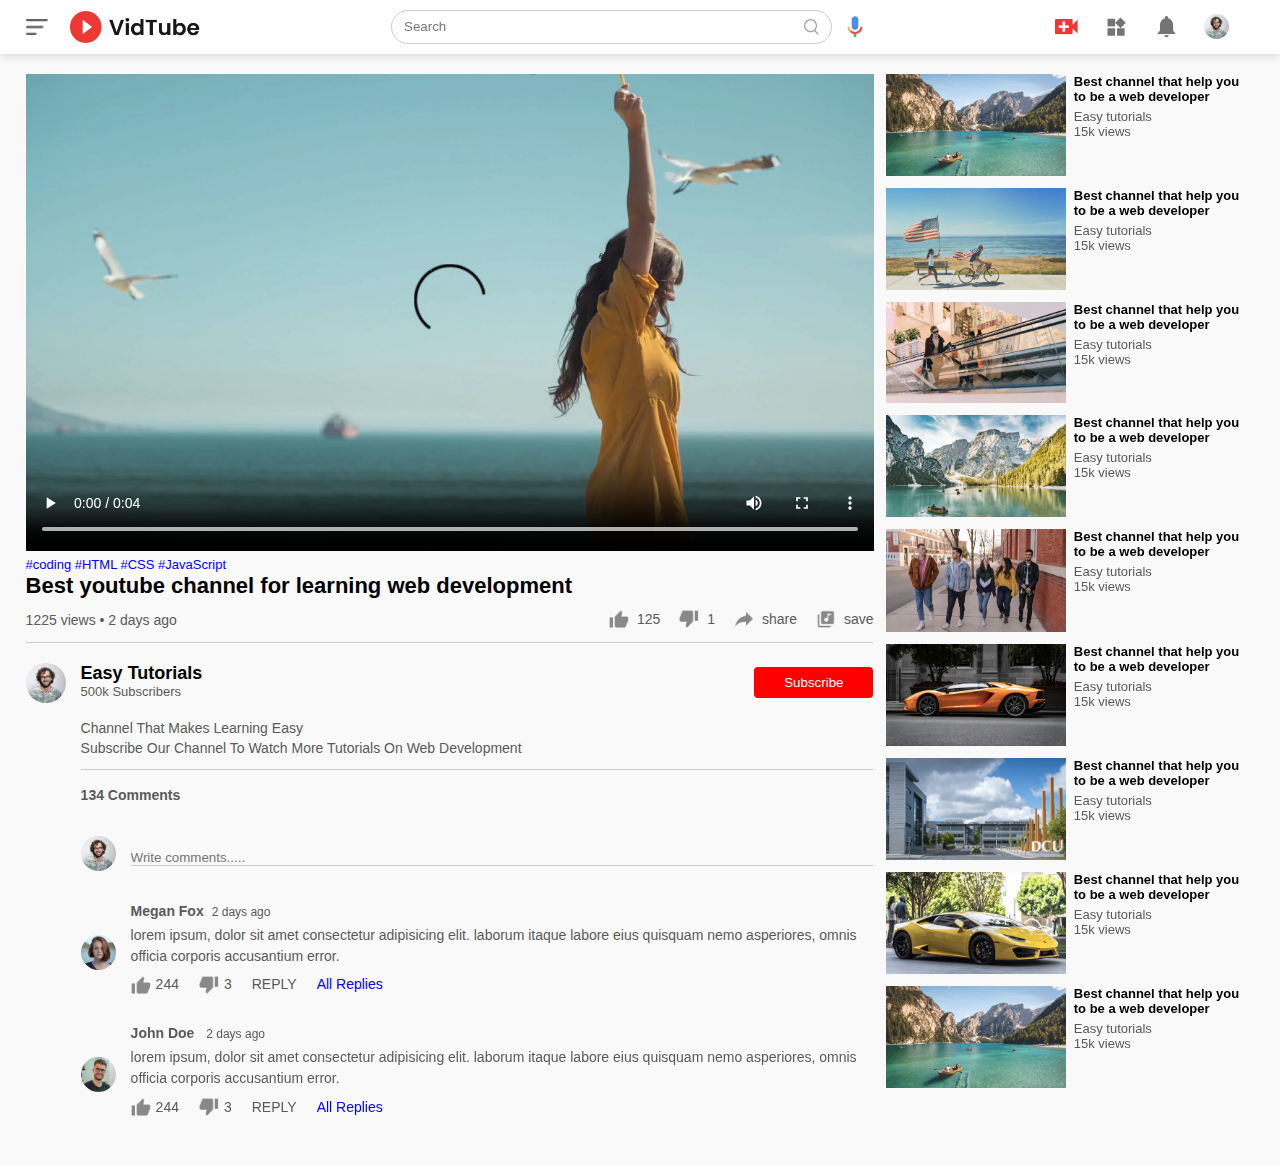
<file: play-video.html>
<!DOCTYPE html>
<html lang="en">
<head>
    <meta charset="UTF-8">
    <meta http-equiv="X-UA-Compatible" content="IE=edge">
    <meta name="viewport" content="width=device-width, initial-scale=1.0">
    <title>video</title>
    <link rel="stylesheet" href="style.css">
</head>
<body>

    <nav class="flex-div">
        <div class="nav-left flex-div">
            <img src="images/menu.png" class="menu-icon">
            <img src="images/logo.png" class="logo">
        </div>
        <div class="nav-middle flex-div">
            <div class="search-box flex-div">
                <input type="text" placeholder="Search">
                <img src="images/search.png" alt="">
            </div>
            <img src="images/voice-search.png" class="mic-icon">

        </div>
        <div class="nav-right flex-div">
            <img src="images/upload.png" alt="">
            <img src="images/more.png" alt="">
            <img src="images/notification.png" alt="">
            <img src="images/Jack.png" class="user-icon">
            

        </div>

    </nav>

    <div class="container play-container">
        <div class="row">
            <div class="play-video">
                <video controls autoplay>
                    <source src="images/video.mp4" type="video/mp4">
                </video>
                <div class="tags">
                    <a href="">#coding </a><a href="">#HTML </a><a href="">#CSS </a><a href="">#JavaScript </a>
                </div>
                <h3>Best youtube channel for learning web development </h3>
                <div class="play-video-info">
                    <p>1225 views &bull; 2 days ago </p>
                    <div>
                        <a href=""><img src="images/like.png" alt="">125</a>
                        <a href=""><img src="images/dislike.png" alt="">1</a>
                        <a href=""><img src="images/share.png" alt="">share</a>
                        <a href=""><img src="images/save.png" alt="">save</a>
                    </div>



                </div>
                <hr>
                <div class="publisher">
                    <img src="images/Jack.png">
                    <div>
                        <p>Easy Tutorials </p>
                        <span>500k Subscribers</span>
                    </div>
                    <button type="button">Subscribe </button>

                </div>
                <div class="vid-description">
                      <p>Channel that makes learning easy</p>
                      <p>subscribe our channel to watch more tutorials on web development</p>
                      <hr>
                      <h4> 134 Comments</h4>

                    <div class="add-comment">
                        <img src="images/Jack.png" >
                        <input type="text" placeholder="Write comments.....">
                    </div>
                    <div class="old-comments">
                        <img src="images/megan.png" alt="">
                        <div>
                            <h3>Megan Fox<span>2 days ago </span></h3>
                            <p>Lorem ipsum, dolor sit amet consectetur adipisicing elit. Laborum itaque labore eius quisquam nemo asperiores, omnis officia corporis accusantium error.

                            </p>
                            <div class="accoment-action">
                                <img src="images/like.png" alt="">
                                <span>244</span>
                                <img src="images/dislike.png" alt="">
                                <span>3</span>
                                <span>REPLY</span>
                                <a href="">All replies</a>
                            </div>
                        </div>
                    </div>
                    <div class="old-comments">
                        <img src="images/simon.png" alt="">
                        <div>
                            <h3> John Doe <span>2 days ago </span></h3>
                            <p>Lorem ipsum, dolor sit amet consectetur adipisicing elit. Laborum itaque labore eius quisquam nemo asperiores, omnis officia corporis accusantium error.

                            </p>
                            <div class="accoment-action">
                                <img src="images/like.png" alt="">
                                <span>244</span>
                                <img src="images/dislike.png" alt="">
                                <span>3</span>
                                <span>REPLY</span>
                                <a href="">All replies</a>
                            </div>
                        </div>
                    </div>


                </div>






            </div>




            <div class="right-slidebar">

                <div class="slide-video-list">
                    <a href=""class="small-thumbnail">  <img src="images/thumbnail1.png"></a>
                    <div class="vid-info">
                        <a href="" class="small-thumbnail"> Best channel that help you to be a web developer</a>
                        <p>Easy tutorials</p>
                        <p>15k views</p>
                    </div>
                </div>
                <div class="slide-video-list">
                    <a href=""class="small-thumbnail">  <img src="images/thumbnail2.png"></a>
                    <div class="vid-info">
                        <a href="" class="small-thumbnail"> Best channel that help you to be a web developer</a>
                        <p>Easy tutorials</p>
                        <p>15k views</p>
                    </div>
                </div>
                <div class="slide-video-list">
                    <a href=""class="small-thumbnail">  <img src="images/thumbnail3.png"></a>
                    <div class="vid-info">
                        <a href="" class="small-thumbnail"> Best channel that help you to be a web developer</a>
                        <p>Easy tutorials</p>
                        <p>15k views</p>
                    </div>
                </div>
                <div class="slide-video-list">
                    <a href=""class="small-thumbnail">  <img src="images/thumbnail4.png"></a>
                    <div class="vid-info">
                        <a href="" class="small-thumbnail"> Best channel that help you to be a web developer</a>
                        <p>Easy tutorials</p>
                        <p>15k views</p>
                    </div>
                </div>
                <div class="slide-video-list">
                    <a href=""class="small-thumbnail">  <img src="images/thumbnail5.png"></a>
                    <div class="vid-info">
                        <a href="" class="small-thumbnail"> Best channel that help you to be a web developer</a>
                        <p>Easy tutorials</p>
                        <p>15k views</p>
                    </div>
                </div>
                <div class="slide-video-list">
                    <a href=""class="small-thumbnail">  <img src="images/thumbnail6.png"></a>
                    <div class="vid-info">
                        <a href="" class="small-thumbnail"> Best channel that help you to be a web developer</a>
                        <p>Easy tutorials</p>
                        <p>15k views</p>
                    </div>
                </div>
                <div class="slide-video-list">
                    <a href=""class="small-thumbnail">  <img src="images/thumbnail7.png"></a>
                    <div class="vid-info">
                        <a href="" class="small-thumbnail"> Best channel that help you to be a web developer</a>
                        <p>Easy tutorials</p>
                        <p>15k views</p>
                    </div>
                </div>
                <div class="slide-video-list">
                    <a href=""class="small-thumbnail">  <img src="images/thumbnail8.png"></a>
                    <div class="vid-info">
                        <a href="" class="small-thumbnail"> Best channel that help you to be a web developer</a>
                        <p>Easy tutorials</p>
                        <p>15k views</p>
                    </div>
                </div>
                <div class="slide-video-list">
                    <a href=""class="small-thumbnail">  <img src="images/thumbnail1.png"></a>
                    <div class="vid-info">
                        <a href="" class="small-thumbnail"> Best channel that help you to be a web developer</a>
                        <p>Easy tutorials</p>
                        <p>15k views</p>
                    </div>
                </div>
                




            </div>
        </div>
    </div>

    
</body>
</html>
</file>
<file: style.css>
*
{
    margin: 0;
    padding: 0;
    transition: 0.5s;
    box-sizing: border-box;
    font-family: 'poppins' , sans-serif;
}
a{
    text-decoration: none;
    color: #5a5a5a;
}
img 
{
    cursor: pointer;
}
.flex-div
{
    display: flex;
    align-items: center;
}
nav
{
    padding: 10px 2%;
    justify-content: space-between;
    box-shadow: 0 0 10px rgba(0, 0, 0, 0.2);
    background: #fff;
    position: sticky;
    top: 0;
    z-index: 10;
}
.nav-right img
{
    width: 25px;
    margin-right: 25px;
}

.user-icon
{
    width: 85px;
    border-radius: 50%;
    margin-right: 0;
}

.nav-left .menu-icon
{
    width: 22px;
    margin-right: 22px;
}
.nav-left .logo
{
    width: 130px;
}

.nav-middle .mic-icon
{
    width: 16px;
}
.nav-middle .search-box
{
    border: 1px solid #ccc;
    margin-right: 15px;
    padding: 8px 12px;
    border-radius: 25px;
}
.nav-middle .search-box input
{
    width: 400px;
    border: 0;
    outline: 0;
    background: transparent;
}
.nav-middle .search-box img{
    width: 15px;
}

/*-----------slidebar---------*/

.slidebar
{
    background: #fff;
    width: 15%;
    height: 100vh;
    position: fixed;
    top: 0;
    padding-left: 2%;
    padding-top: 80px;

}

.shortcut-links a img
{
    width: 20px;
    margin-right: 20px;
}
.shortcut-links a
{
    display: flex;
    align-items: center;
    margin-bottom: 20px;
    width: fit-content;
    flex-wrap: wrap;
}
.shortcut-links a:first-child
{
    color: #ed3833;
}

.slidebar hr 
{
    border: 0;
    height: 2px;
    background: #ccc;
    width: 85%;
}
.subscribed-list h3
{
    font-size: 13px;
    margin: 20px 0;
    color: #5a5a5a;
}

.subscribed-list a
{
    display: flex;
    align-items: center;
    margin-bottom: 20px;
    width: fit-content;
    flex-wrap: wrap;
}
.subscribed-list a img
{
    width: 25px;
    border-radius: 50%;
    margin-right: 20px;
}
.small-sidebar
{
    width: 5%;
}
.small-sidebar a p 
{
    display: none;
}
.small-sidebar h3 
{
    display: none;
}
.small-sidebar hr
{
    width: 50%;
    margin-bottom: 25px;
}

/*----main-*/
.container
{
    background: #f9f9f9;
    padding-left: 17%;
    padding-right: 2%;
    padding-bottom: 20px;
    padding-top: 20px;
}
.large-container
{
    padding-left: 7%;
}




.banner
{
    width: 100%;
}
.banner img
{
    width: 100%;
    border-radius: 8px;
    
}
.list-container
{
    display: grid;
    grid-template-columns: repeat(auto-fit, minmax(250px, 1fr));
    grid-column-gap: 16px;
    grid-row-gap: 30px;
    margin-top: 15px;
}
.vid-list .thumbnail
{
    width: 100%;
    border-radius: 5px;
}
.vid-list .flex-div
{
    align-items: flex-start;
    margin-top: 7px;
}
.vid-list .flex-div img
{
    width: 35px;
    margin-right: 10px;
    border-radius: 50%;
}
.vid-info
{
    color: #5a5a5a;
    font-size: 13px;
}
.vid-info a{
    color: #000;
    font-weight: 600;
    display: block;
    margin-bottom: 5px;
}





@media (max-width: 900px) {
    .menu-icon
    {
        display: none;
    }
    .slidebar
    {
        display: none;
    }
    .container, .large-container
    {
        padding-left: 5%;
        padding-right: 5%;
    }
    .nav-right img
    {
        display: none;
    }
    .nav-right .user-icon
    {
        display: block;
        width: 30px;
    }
    .nav-middle .search-box input 
    {
       width: 100px;
    }
    .nav-middle .mic-icon
    {
        display: none;
    }
    .logo
    {
        width: 90px;
    }
}


/*--------------play video page ---------------*/
.play-container
{
    padding-left: 2%;
}
.row
{
    display: flex;
    justify-content: space-between;
    flex-wrap: wrap;
}
.play-video
{
    flex-basis: 69%;
}
.right-slidebar
{
    flex-basis: 30%;
}
.play-video video
{
    width: 100%;
}
.slide-video-list
{
    display: flex;
    justify-content: space-between;
    margin-bottom: 8px;
    
}
.slide-video-list img
{
    width: 100%;
}
.slide-video-list .small-thumbnail
{
    flex-basis: 49%;
}
.slide-video-list .vid-info
{
    flex-basis: 49%;
}
.play-video .tags a
{
    color: #0000ff;
    font-size: 13px;
}
.play-video h3
{
    font-weight: 600;
    font-size: 22px;
}

.play-video .play-video-info
{
    display: flex;
    align-items: center;
    justify-content: space-between;
    flex-wrap: wrap;
    margin-top: 10px;
    font-size: 14px;
    color: #5a5a5a;
}
.play-video .play-video-info a img
{
    width: 20px;
    margin-right: 8px;
}
.play-video .play-video-info a
{
    display: inline-flex;
    align-items: center;
    margin-left: 15px;
}
.play-video hr
{
    border: 0;
    height: 1px;
    background: #ccc;
    margin: 10px 0;

}
.publisher
{
    display: flex;
    align-items: center;
    margin-top: 20px;

}
.publisher div
{
    flex: 1;
    line-height: 18px;
}
.publisher img
{
    width: 40px;
    border-radius: 50%;
    margin-right: 15px;
}
.publisher div p{
    color: #000;
    font-size: 18px;
    font-weight: 600;
}
.publisher div span{
    font-size: 13px;
    color: #5a5a5a;
}
.publisher button
{
    background: red;
    color: #fff;
    padding: 8px 30px;
    border: 0;
    outline: 0;
    border-radius: 4px;
    cursor: pointer;
}
.vid-description
{
    text-transform: capitalize;
    padding-left: 55px;
    margin: 15px 0;
    font-size: 14px;
    margin-bottom: 10px;
    color: #5a5a5a;
    line-height: 1.3rem;

}
.vid-description h4{
    color: #5a5a5a;
    font-size: 14px;
    margin-top: 15px;
}

.add-comment
{
    display: flex;
    align-items: center;
    margin: 30px 0;
}
.add-comment img
{
    width: 35px;
    border-radius: 50%;
    margin-right: 15px;
}
.add-comment input
{
    border: 0;
    outline: 0;
    border-bottom: 1px solid #ccc;
    width: 100%;
    padding-top: 10px;
    background: transparent;
}
.old-comments
{
    display: flex;
    align-items: center;
    margin: 20px 0;

}
.old-comments img
{
    width: 35px;
    border-radius: 50%;
    margin-right: 15px;
}
.old-comments h3
{
    font-size: 14px;
    margin-bottom: 2px;
}
.old-comments h3 span
{
    font-size: 12px;
    color: #5a5a5a;
    font-weight: 500;
    margin-left: 8px;
    text-transform: lowercase;
}
.old-comments p
{
    text-transform: lowercase;
}
.old-comments .accoment-action
{
    display: flex;
    align-items: center;
    margin: 8px 0;
    font-size: 14px;
}
.old-comments .accoment-action img
{
    border-radius: 0;
    width: 20px;
    margin-right: 5px;
}
.old-comments .accoment-action span
{
    margin-right: 20px;
    color: #5a5a5a;
}
.old-comments .accoment-action a
{
    color: #0000ff;
}

@media (max-width:900px) {
    .play-video
    {
        flex-basis: 100%;
    }
    .right-slidebar
    {
        flex-basis: 100%;
    }
    .play-container
    {
        padding-left: 5%;
        
    }
    .vid-description{
        padding-left: 0;
    }
    .play-video .play-video-info a 
    {
        margin-left: 0;
        margin-right: 15px;
        margin-top: 15px;
    }


}
</file>
